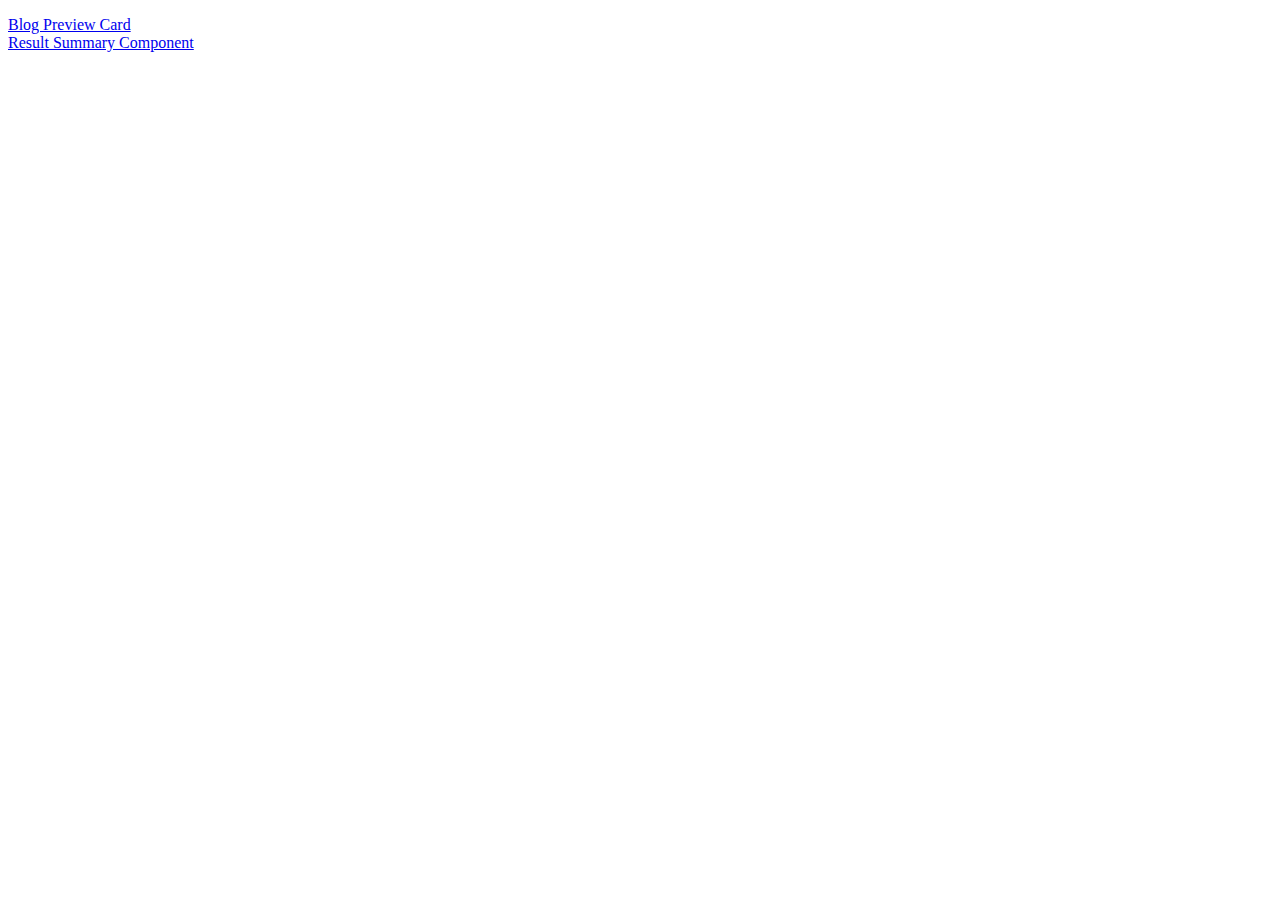
<file: index.html>
<!DOCTYPE html>
<html lang="en">

<head>
    <meta charset="UTF-8">
    <meta name="viewport" content="width=device-width, initial-scale=1.0">
    <title>Link Tree</title>
    <style>
        p {
            display: flex;
            flex-direction: column;
        }
    </style>
</head>

<body>
    <p>
        <a href="../webcrafts/Blog-Preview-Card/index.html" target="_blank">Blog Preview Card</a>
        <a href="Results-Summary-Component/index.html" target="_blank">Result Summary Component</a>
    </p>
</body>

</html>
</file>
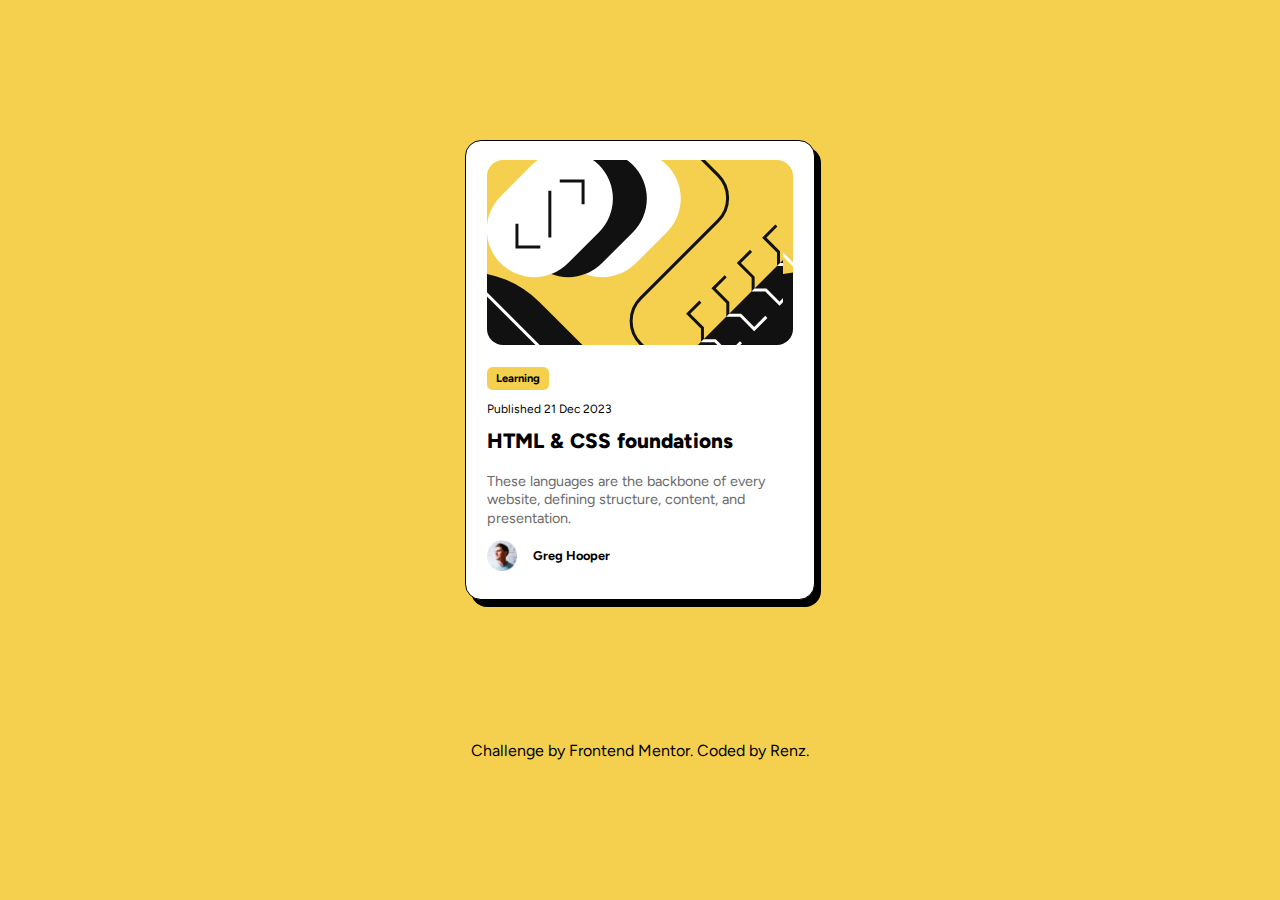
<file: Blog-Preview-Card/index.html>
<!DOCTYPE html>
<html lang="en">

<head>
    <meta charset="UTF-8">
    <meta name="viewport" content="width=device-width, initial-scale=1.0">
    <link href="https://fonts.googleapis.com/css2?family=Figtree:ital,wght@0,300..900;1,300..900&display=swap"
        rel="stylesheet">
    <link rel="stylesheet" href="styles.css">
    <title>Frontend Mentor | Blog preview card</title>
</head>

<body class="center">
    <a href="index.html" class="panel center">
        <div class="card-image"></div>
        <div class="card-category">Learning</div>
        <div class="card-publication-date">Published 21 Dec 2023</div>
        <h2 class="card-title">HTML & CSS foundations</h2>
        <div class="card-description">These languages are the backbone of every website, defining structure, content,
            and presentation.</div>
        <div class="author-information">
            <img src="../Blog-Preview-Card/assets/images/image-avatar.webp" alt="profile-picture" class="author-image">
            <div class="author-name">Greg Hooper</div>
        </div>
    </a>
    <div class="attribution">
        Challenge by <a href="https://www.frontendmentor.io/challenges/blog-preview-card-ckPaj01IcS"
            target="_blank">Frontend Mentor</a>.
        Coded by <a href="https://github.com/Renzoki">Renz</a>.
</body>

</html>
</file>
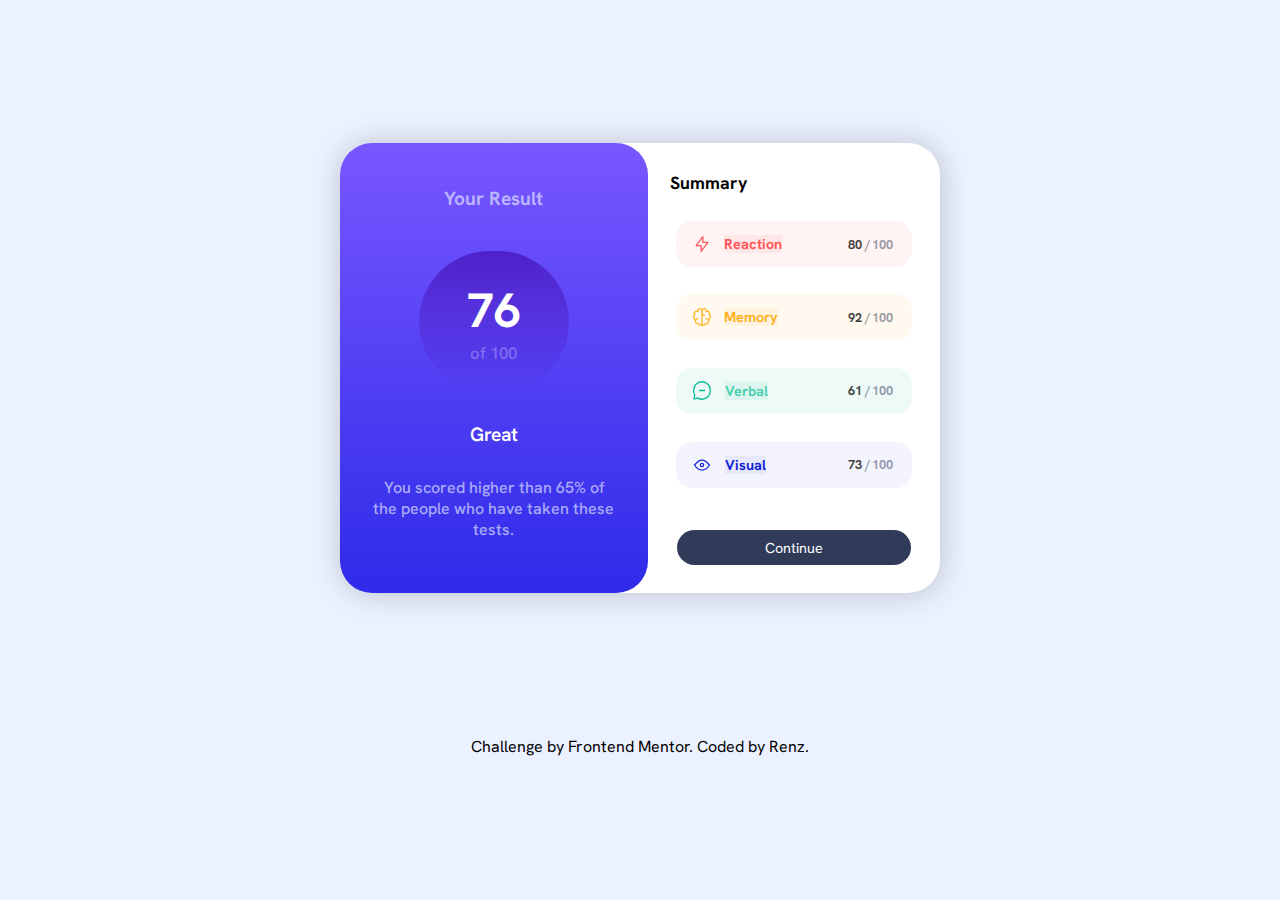
<file: Results-Summary-Component/index.html>
<!DOCTYPE html>
<html lang="en">

<head>
  <meta charset="UTF-8">
  <meta name="viewport" content="width=device-width, initial-scale=1.0">
  <link href="https://fonts.googleapis.com/css2?family=Hanken+Grotesk:ital,wght@0,100..900;1,100..900&display=swap"
    rel="stylesheet">
  <link rel="stylesheet" href="styles.css">
  <title>Frontend Mentor | Results summary component</title>
</head>

<body>
  <main>
    <section class="panel">

      <section class="results-final-container flex-center">
        <div class="result-label">Your Result</div>
        <div class="score-display flex-center">
          <span class="actual-score">76</span>
          <span class="total-score">of 100</span>
        </div>
        <div class="score-rating">Great</div>
        <div class="score-comparison">You scored higher than 65% of the people who have taken these tests.</div>
      </section>

      <section class="results-summary-container flex-center">
        <div class="summary-title">Summary</div>
        <div class="test-component reaction">
          <div class="component-container">
            <img class="component-icon" src="../Results-Summary-Component/assets/images/icon-reaction.svg"
              alt="reaction icon">
            <span class="component-name reaction">Reaction</span>
          </div>
          <div class="component-grade">
            <span class="component-score">80</span><span class="component-total-score">/</span><span
              class="component-total-score">100</span>
          </div>
        </div>
        <div class="test-component memory">
          <div class="component-container">
            <img class="component-icon" src="../Results-Summary-Component/assets/images/icon-memory.svg"
              alt="memory icon">
            <span class="component-name memory">Memory</span>
          </div>
          <div class="component-grade">
            <span class="component-score">92</span><span class="component-total-score">/</span><span
              class="component-total-score">100</span>
          </div>
        </div>
        <div class="test-component verbal">
          <div class="component-container">
            <img class="component-icon" src="../Results-Summary-Component/assets/images/icon-verbal.svg"
              alt="verbal icon">
            <span class="component-name verbal">Verbal</span>
          </div>
          <div class="component-grade">
            <span class="component-scor">61</span><span class="component-total-score">/</span><span
              class="component-total-score">100</span>
          </div>
        </div>
        <div class="test-component visual">
          <div class="component-container">
            <img class="component-icon" src="../Results-Summary-Component/assets/images/icon-visual.svg"
              alt="visual icon">
            <span class="component-name visual">Visual</span>
          </div>
          <div class="component-grade">
            <span class="component-score">73</span><span class="component-total-score">/</span><span
              class="component-total-score">100</span>
          </div>
        </div>
        <a class="continue-button" href="#">Continue</a>
        </div>
      </section>

    </section>

    <div class="attribution">
      Challenge by <a href="https://www.frontendmentor.io/challenges/results-summary-component-CE_K6s0maV"
        target="_blank">Frontend Mentor</a>.
      Coded by <a href="https://github.com/Renzoki">Renz</a>.
  </main>

</body>

</html>
</file>
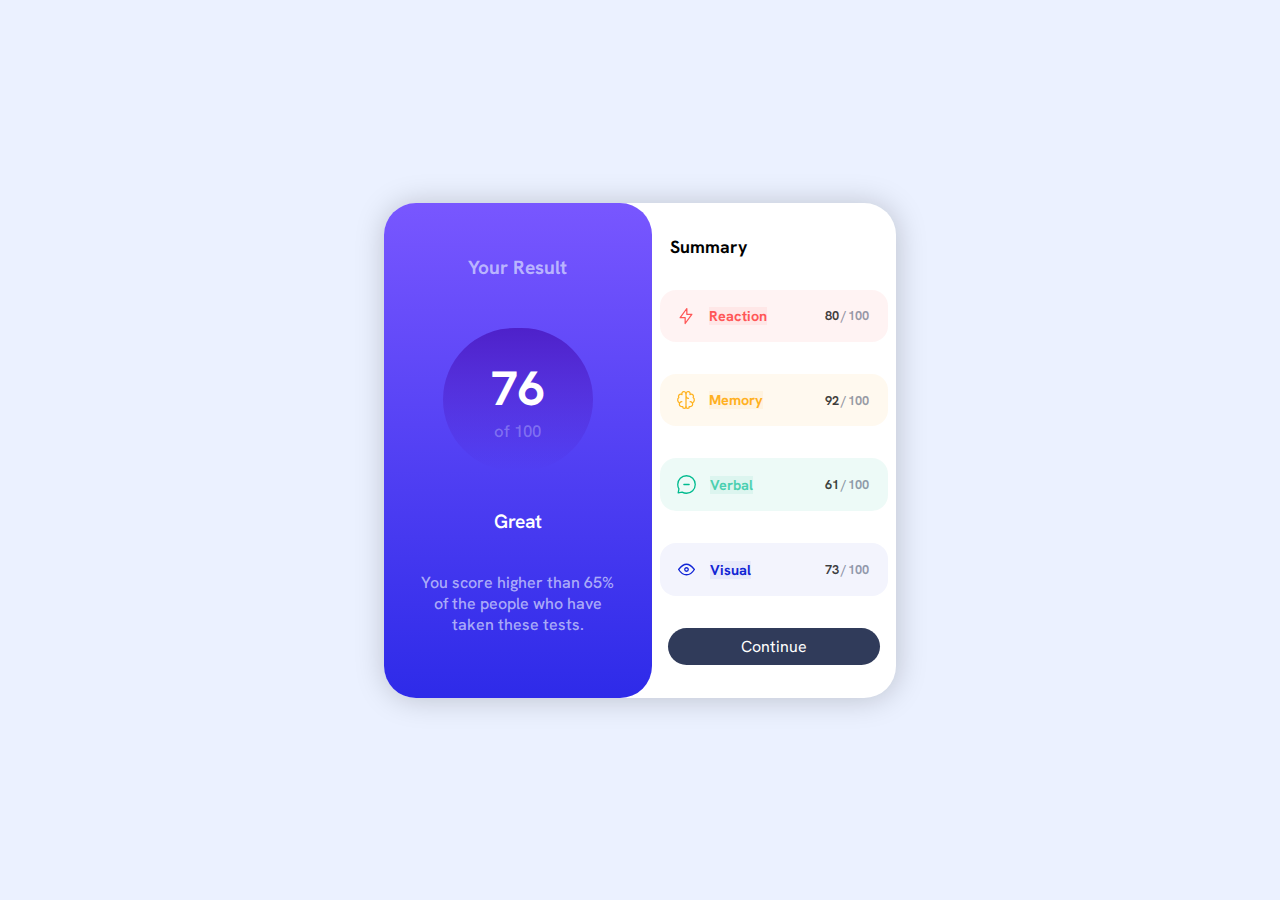
<file: Results-Summary-Component/results-summary-component-main/index.html>
<!DOCTYPE html>
<html lang="en">

<head>
  <meta charset="UTF-8">
  <meta name="viewport" content="width=device-width, initial-scale=1.0">
  <link href="https://fonts.googleapis.com/css2?family=Hanken+Grotesk:ital,wght@0,100..900;1,100..900&display=swap"
    rel="stylesheet">
  <link rel="stylesheet" href="styles.css">
  <title>Frontend Mentor | Results summary component</title>
</head>

<body>
  <main>
    <section class="panel">

      <section class="results-final-container flex-center">
        <div class="result-label">Your Result</div>
        <div class="score-display flex-center">
          <span class="actual-score">76</span>
          <span class="total-score">of 100</span>
        </div>
        <div class="score-rating">Great</div>
        <div class="score-comparison">You score higher than 65% of the people who have taken these tests.</div>
      </section>

      <section class="results-summary-container flex-center">
        <div class="summary-title">Summary</div>
        <div class="test-component reaction">
          <div class="component-container">
            <img class="component-icon" src="../results-summary-component-main/assets/images/icon-reaction.svg"
              alt="reaction icon">
            <span class="component-name reaction">Reaction</span>
          </div>
          <div class="component-grade">
            <span class="component-score">80</span><span class="component-total-score">/</span><span
              class="component-total-score">100</span>
          </div>
        </div>
        <div class="test-component memory">
          <div class="component-container">
            <img class="component-icon" src="../results-summary-component-main/assets/images/icon-memory.svg"
              alt="memory icon">
            <span class="component-name memory">Memory</span>
          </div>
          <div class="component-grade">
            <span class="component-score">92</span><span class="component-total-score">/</span><span
              class="component-total-score">100</span>
          </div>
        </div>
        <div class="test-component verbal">
          <div class="component-container">
            <img class="component-icon" src="../results-summary-component-main/assets/images/icon-verbal.svg"
              alt="verbal icon">
            <span class="component-name verbal">Verbal</span>
          </div>
          <div class="component-grade">
            <span class="component-scor">61</span><span class="component-total-score">/</span><span
              class="component-total-score">100</span>
          </div>
        </div>
        <div class="test-component visual">
          <div class="component-container">
            <img class="component-icon" src="../results-summary-component-main/assets/images/icon-visual.svg"
              alt="visual icon">
            <span class="component-name visual">Visual</span>
          </div>
          <div class="component-grade">
            <span class="component-score">73</span><span class="component-total-score">/</span><span
              class="component-total-score">100</span>
          </div>
        </div>
        <a class="continue-button" href="#">Continue</a>
        </div>
      </section>

    </section>

  </main>
  <!-- <div class="attribution">
    Challenge by <a href="https://www.frontendmentor.io?ref=challenge" target="_blank">Frontend Mentor</a>.
    Coded by <a href="#">Your Name Here</a>.
  </div> -->
</body>

</html>
</file>
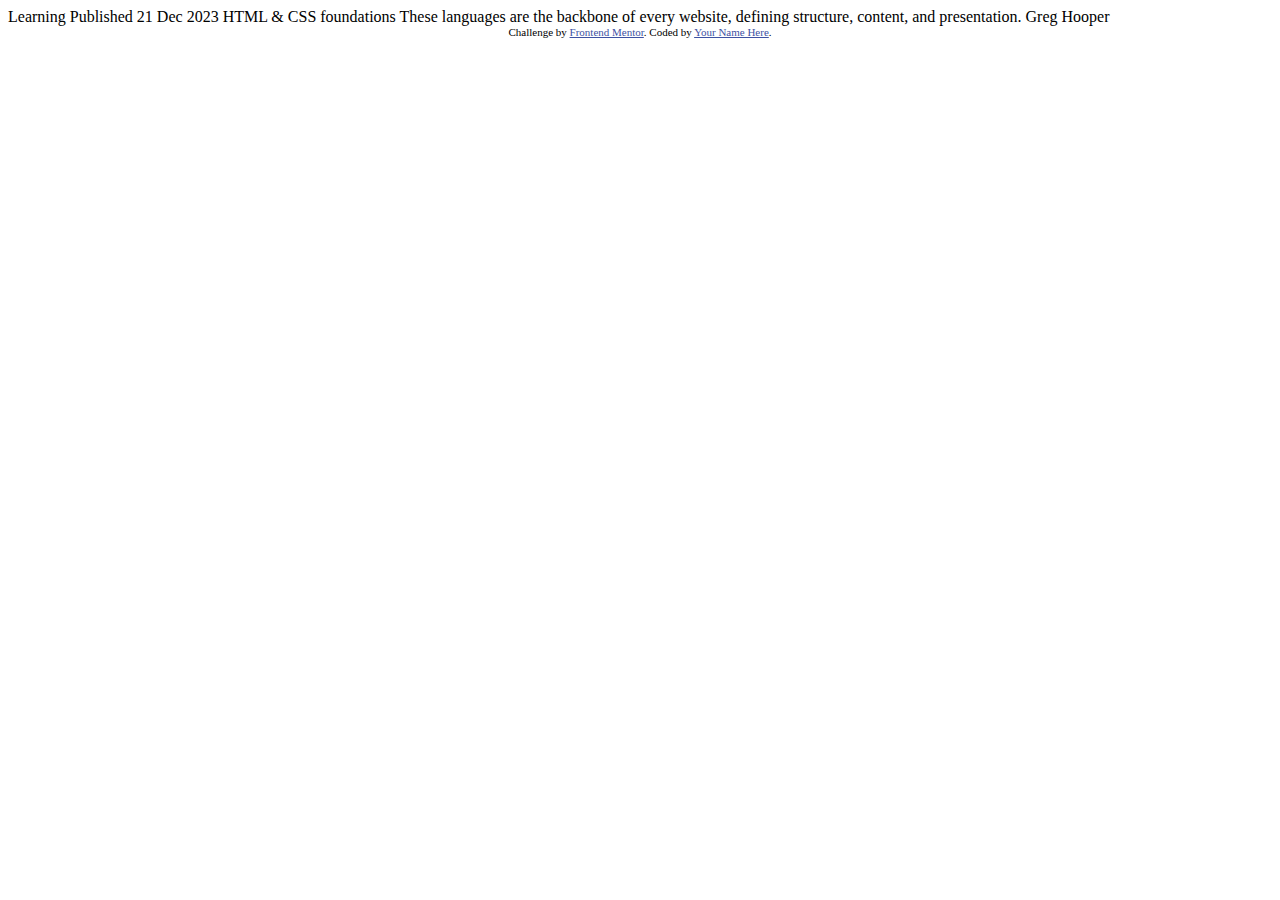
<file: Blog Card Preview/blog-preview-card-main/blog-preview-card-main/index.html>
<!DOCTYPE html>
<html lang="en">
<head>
  <meta charset="UTF-8">
  <meta name="viewport" content="width=device-width, initial-scale=1.0"> <!-- displays site properly based on user's device -->

  <link rel="icon" type="image/png" sizes="32x32" href="./assets/images/favicon-32x32.png">
  
  <title>Frontend Mentor | Blog preview card</title>

  <!-- Feel free to remove these styles or customise in your own stylesheet 👍 -->
  <style>
    .attribution { font-size: 11px; text-align: center; }
    .attribution a { color: hsl(228, 45%, 44%); }
  </style>
</head>
<body>

  Learning

  Published 21 Dec 2023

  HTML & CSS foundations

  These languages are the backbone of every website, defining structure, content, and presentation.

  Greg Hooper
  
  <div class="attribution">
    Challenge by <a href="https://www.frontendmentor.io?ref=challenge" target="_blank">Frontend Mentor</a>. 
    Coded by <a href="#">Your Name Here</a>.
  </div>
</body>
</html>
</file>
<file: Blog-Preview-Card/styles.css>
body {
    padding: 0;
    margin: 0;
    height: 100vh;
    font-family: figtree;
    background-color: hsl(47, 88%, 63%);
}

.center {
    display: flex;
    flex-direction: column;
    justify-content: space-evenly;
    align-items: center;
}

.panel {
    width: min(90%, 350px);
    text-decoration: none;
    color: black;
    min-height: 460px;
    padding: 1em 1.3em;
    border-radius: 1em;
    border: 1.5px solid black;
    box-sizing: border-box;
    flex-direction: column;
    align-items: flex-start;
    background-color: white;
    box-shadow: 6px 7px black;
    transition: box-shadow .3s ease-in-out;
}

.card-image {
    width: 100%;
    justify-self: stretch;
    min-height: 185px;
    border-radius: 1em;
    background-image: url(../Blog-Preview-Card/assets/images/illustration-article.svg);
    transform: translateY(-10px);
    background-position: -40px;
}

.card-category {
    display: inline-block;
    padding: .4em .8em; 
    border-radius: .5em;
    font-weight: bold;
    font-size: .7em;
    background-color: hsl(47, 88%, 63%);
}

.card-publication-date {
    font-size: .75em;
}

.card-title {
    margin: 0 0 .3em;
    font-size: 1.1em;
    font-weight: 800;
    word-spacing: 1.2px;
    transition: color .3s ease-in-out;
}

.card-description {
    color: hsl(0, 0%, 42%);
    font-size: .75em;
    line-height: 1.3em;
}

.author-information {
    display: flex;
    width: 100%;
    justify-content: flex-start;
    align-items: center;
}

.author-image {
    width: 10%;
    margin-right: 1em;
}

.author-name {
    font-size: .8em;
    font-weight: bold;
    color: black;
}

.panel:hover + .card-title{
    color: hsl(47, 88%, 63%);
}

@media (min-width: 390px) {
    .card-title {
        font-size: 1.3em;
    }

    .card-description {
        font-size: .9em;
    }
}

@media (min-width: 801px) {
    .panel:hover > .card-title {
        color: hsl(47, 88%, 63%);
    }

    .panel:hover {
        box-shadow: 15px 15px  black;
    }
}

.attribution > a {
    color: black;
    text-decoration: none;
}
</file>
<file: Results-Summary-Component/styles.css>
body {
    margin: 0;
    padding: 0;
    font-family: Hanken Grotesk, sans-serif;
}

.flex-center {
    display: flex;
    flex-direction: column;
    justify-content: space-evenly;
    align-items: center;
}

.results-final-container {
    width: 100vw;
    height: 42vh;
    padding: 1.5em 2em;
    box-sizing: border-box;
    border-radius: 0 0 1.5em 1.5em;
    background: linear-gradient(hsl(252, 100%, 67%), hsl(241, 81%, 54%));
}

.result-label {
    font-size: 1.1em;
    font-weight: 700;
    transform: translateY(-10px);
    color: hsla(241, 100%, 89%, 85%);
}

.score-display {
    padding: 1.2em 2.3em;
    border-radius: 100em;
    justify-content: space-evenly;
    background: linear-gradient(hsla(256, 72%, 46%, 1), hsla(241, 72%, 46%, 0));
}

.actual-score {
    font-size: 3.2em;
    font-weight: 700;
    color: white;
}

.total-score {
    font-size: 1.2em;
    font-weight: 500;
    color: hsla(241, 100%, 89%, 40%);
}

.score-rating {
    color: white;
    font-size: 1.4em;
    font-weight: 600;
}

.score-comparison {
    font-size: .9em;
    font-weight: 500;
    text-align: center;
    color: hsla(221, 100%, 96%, 65%);
}


.results-summary-container {
    width: 100vw;
    height: 58vh;
}

.summary-title {
    width: 85%;
    font-weight: 700;
    font-size: 1.2em;

}

.test-component {
    width: 70%;
    padding: .8em 1em;
    border-radius: 1em;
    display: flex;
    align-items: center;
    justify-content: space-between;
}

.component-container {
    width: 40%;
    display: flex;
    font-size: 1.1em;
    font-weight: 700;
    align-items: center;
}

.component-icon {
    width: 1.3em;
    margin-right: .8em;
}

.component-grade {
    width: 25%;
    display: flex;
    font-weight: 700;
    justify-content: space-evenly;
    align-items: center;
    font-size: 1.1em;
    color: rgba(0, 0, 0, 0.749);
}

.component-grade span {
    display: flex;
    align-items: center;
}

.component-total-score {
    color: hsla(224, 30%, 27%, 50%);
}

.reaction {
    background-color: hsla(0, 100%, 67%, 7%);
    color: hsl(0, 100%, 67%);
}

.memory {
    background-color: hsla(39, 100%, 56%, 7%);
    color: hsl(39, 100%, 56%);
}

.verbal {
    background-color: hsla(166, 100%, 37%, 7%);
    color: hsla(166, 100%, 37%, 0.677);
}

.visual {
    background-color: hsla(234, 85%, 45%, 5%);
    color: hsl(234, 85%, 45%);
}

.continue-button {
    color: white;
    font-size: 1.2em;
    border-radius: 2em;
    padding: .7em 35%;
    text-decoration: none;
    background-color: hsl(224, 30%, 27%);
}

.attribution {
    width: 0;
    opacity: 0;
    position: fixed;
}

@media (min-width: 420px) {
    .score-rating {
        font-size: 1.7em;
    }

    .score-comparison {
        font-size: 1.2em;
    }

    .summary-title {
        font-size: 1.5em;
    }
}

@media (min-width: 550px) {
    .score-rating {
        font-size: 1.9em;
    }

    .score-comparison {
        font-size: 1.5em;
    }

    .summary-title {
        font-size: 1.7em;
    }

    .component-container {
        font-size: 1.4em;
    }

    .component-grade {
        font-size: 1.4em;
    }
}

@media (min-height: 900px) {
    .actual-score {
        font-size: 4.5em;
    }

    .total-score {
        font-size: 2em;
    }
}

@media (min-width: 900px) {
    main {
        width: 100vw;
        height: 100vh;
        display: flex;
        flex-direction: column;
        justify-content: space-evenly;
        align-items: center;
        background-color: hsl(221, 100%, 96%);
    }

    .panel {
        display: flex;
        justify-content: center;
        align-items: center;
        width: 40%;
        height: 50%;
        min-width: 600px;
        max-width: 600px;
        min-height: 450px;
        max-height: 450px;
        border-radius: 2em;
        background-color: white;
        box-shadow: 1px 1px 30px rgba(0, 0, 0, 0.205);
    }

    .results-final-container {
        width: 50%;
        height: 100%;
        flex: 1;    
        border-radius: 2em;
    }

    .score-display {
        font-size: 1.5em;
        padding: 1.2em 2.3em;
        border-radius: 100em;
    }

    .results-summary-container {
        width: 50%;
        height: 100%;
        flex: 1.2;
    }

    .score-display {
        padding: 1.2em 2em
    }

    .actual-score {
        font-size: 2em;
    }

    .total-score {
        font-size: .7em;
    }

    .result-label {
        font-size: 1.2em;
    }

    .score-rating {
        font-size: 1.2em;
    }

    .score-comparison {
        font-size: 1em;
    }

    .summary-title {
        font-size: 1.1em;
    }

    .component-container {
        font-size: 1em;
    }

    .component-name {
        font-size: .9em;
    }

    .component-grade {
        font-size: .8em;
    }

    .continue-button {
        padding: .6em 30%;
        font-size: .9em;
        margin-top: 1em;
        transition: background-color .25s ease-in-out;
    }

    .continue-button:hover {    
        background-color:hsl(241, 81%, 54%);
    }

    .attribution {
        opacity: 1;
        width: 50vw;
        text-align: center;
        position: static;
        align-self: center;
    }

    .attribution > a {
        color: black;
        text-decoration: none;
    }
}
</file>
<file: Results-Summary-Component/results-summary-component-main/styles.css>
body {
    margin: 0;
    padding: 0;
    font-family: Hanken Grotesk, sans-serif;
}

.flex-center {
    display: flex;
    flex-direction: column;
    justify-content: space-evenly;
    align-items: center;
}

.results-final-container {
    width: 100vw;
    height: 42vh;
    padding: 1.5em 2em;
    box-sizing: border-box;
    border-radius: 0 0 1.5em 1.5em;
    background: linear-gradient(hsl(252, 100%, 67%), hsl(241, 81%, 54%));
}

.result-label {
    font-size: 1.1em;
    font-weight: 700;
    transform: translateY(-10px);
    color: hsla(241, 100%, 89%, 85%);
}

.score-display {
    padding: 1.2em 2.3em;
    border-radius: 100em;
    justify-content: space-evenly;
    background: linear-gradient(hsla(256, 72%, 46%, 1), hsla(241, 72%, 46%, 0));
}

.actual-score {
    font-size: 3.2em;
    font-weight: 700;
    color: white;
}

.total-score {
    font-size: 1.2em;
    font-weight: 500;
    color: hsla(241, 100%, 89%, 40%);
}

.score-rating {
    color: white;
    font-size: 1.4em;
    font-weight: 600;
}

.score-comparison {
    font-size: .9em;
    font-weight: 500;
    text-align: center;
    color: hsla(221, 100%, 96%, 65%);
}


.results-summary-container {
    width: 100vw;
    height: 58vh;
}

.summary-title {
    width: 85%;
    font-weight: 700;
    font-size: 1.2em;

}

.test-component {
    width: 80%;
    padding: 1em 1em;
    border-radius: 1em;
    display: flex;
    align-items: center;
    justify-content: space-between;
}

.component-container {
    width: 40%;
    display: flex;
    font-size: 1.1em;
    font-weight: 700;
    align-items: center;
}

.component-icon {
    width: 1.3em;
    margin-right: .8em;
}

.component-grade {
    width: 25%;
    display: flex;
    font-weight: 700;
    justify-content: space-evenly;
    align-items: center;
    font-size: 1.1em;
    color: rgba(0, 0, 0, 0.749);
}

.component-grade span {
    display: flex;
    align-items: center;
}

.component-total-score {
    color: hsla(224, 30%, 27%, 50%);
}

.reaction {
    background-color: hsla(0, 100%, 67%, 7%);
    color: hsl(0, 100%, 67%);
}

.memory {
    background-color: hsla(39, 100%, 56%, 7%);
    color: hsl(39, 100%, 56%);
}

.verbal {
    background-color: hsla(166, 100%, 37%, 7%);
    color: hsla(166, 100%, 37%, 0.677);
}

.visual {
    background-color: hsla(234, 85%, 45%, 5%);
    color: hsl(234, 85%, 45%);
}

.continue-button {
    color: white;
    font-size: 1.2em;
    border-radius: 2em;
    padding: .7em 35%;
    text-decoration: none;
    background-color: hsl(224, 30%, 27%);
}

@media (min-width: 420px) {
    .score-rating {
        font-size: 1.7em;
    }

    .score-comparison {
        font-size: 1.2em;
    }

    .summary-title {
        font-size: 1.5em;
    }
}

@media (min-width: 550px) {
    .score-rating {
        font-size: 1.9em;
    }

    .score-comparison {
        font-size: 1.5em;
    }

    .summary-title {
        font-size: 1.7em;
    }

    .component-container {
        font-size: 1.4em;
    }

    .component-grade {
        font-size: 1.4em;
    }
}

@media (min-width: 900px) {
    main {
        width: 100vw;
        height: 100vh;
        display: flex;
        justify-content: center;
        align-items: center;
        background-color: hsl(221, 100%, 96%);
    }

    .panel {
        display: flex;
        justify-content: center;
        align-items: center;
        width: 40%;
        height: 55%;
        max-width: 800px;
        max-height: 800px;
        border-radius: 2em;
        background-color: white;
        box-shadow: 1px 1px 30px rgba(0, 0, 0, 0.205);
    }

    .results-final-container {
        width: 50%;
        height: 100%;
        flex: 1;    
        border-radius: 2em;
    }

    .score-display {
        font-size: 1.5em;
        padding: 1.2em 2.3em;
        border-radius: 100em;
    }

    .results-summary-container {
        width: 50%;
        height: 100%;
        flex: 1.2;
    }

    .score-display {
        padding: 1.2em 2em
    }

    .actual-score {
        font-size: 2em;
    }

    .total-score {
        font-size: .7em;
    }

    .result-label {
        font-size: 1.2em;
    }

    .score-rating {
        font-size: 1.2em;
    }

    .score-comparison {
        font-size: 1em;
    }

    .summary-title {
        font-size: 1.1em;
    }

    .component-container {
        font-size: 1em;
    }

    .component-name {
        font-size: .9em;
    }

    .component-grade {
        font-size: .8em;
    }

    .continue-button {
        padding: .5em 30%;
        font-size: 1em;
    }
}
/* 
@media (min-width: 1200px) {
    .result-label {
        font-size: 1.5em;
    }

    .score-rating {
        font-size: 1.5em;
    }

    .score-comparison {
        font-size: 1.5em;
    }

    .summary-title {
        font-size: 1.4em;
    }

    .component-container {
        font-size: 1.3em;
    }

    .component-grade {
        font-size: 1.3em;
    }
} */
</file>
